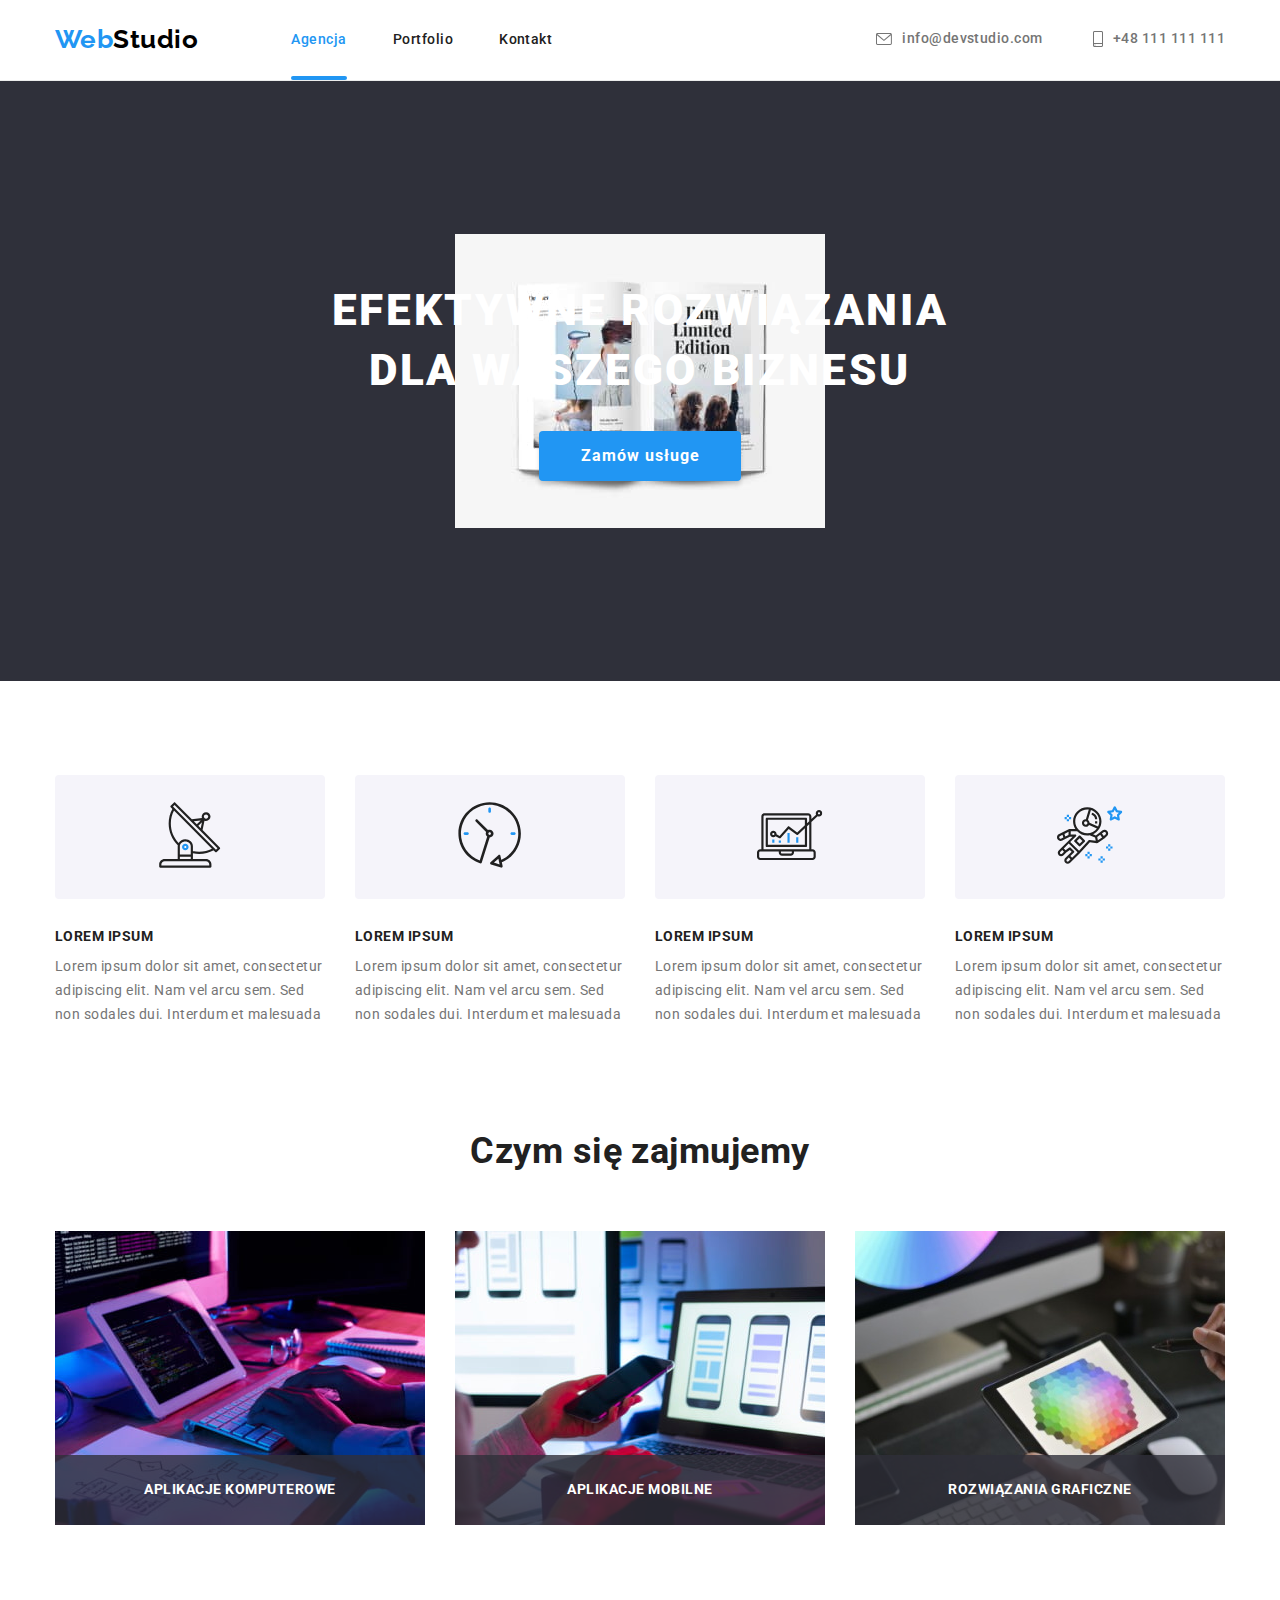
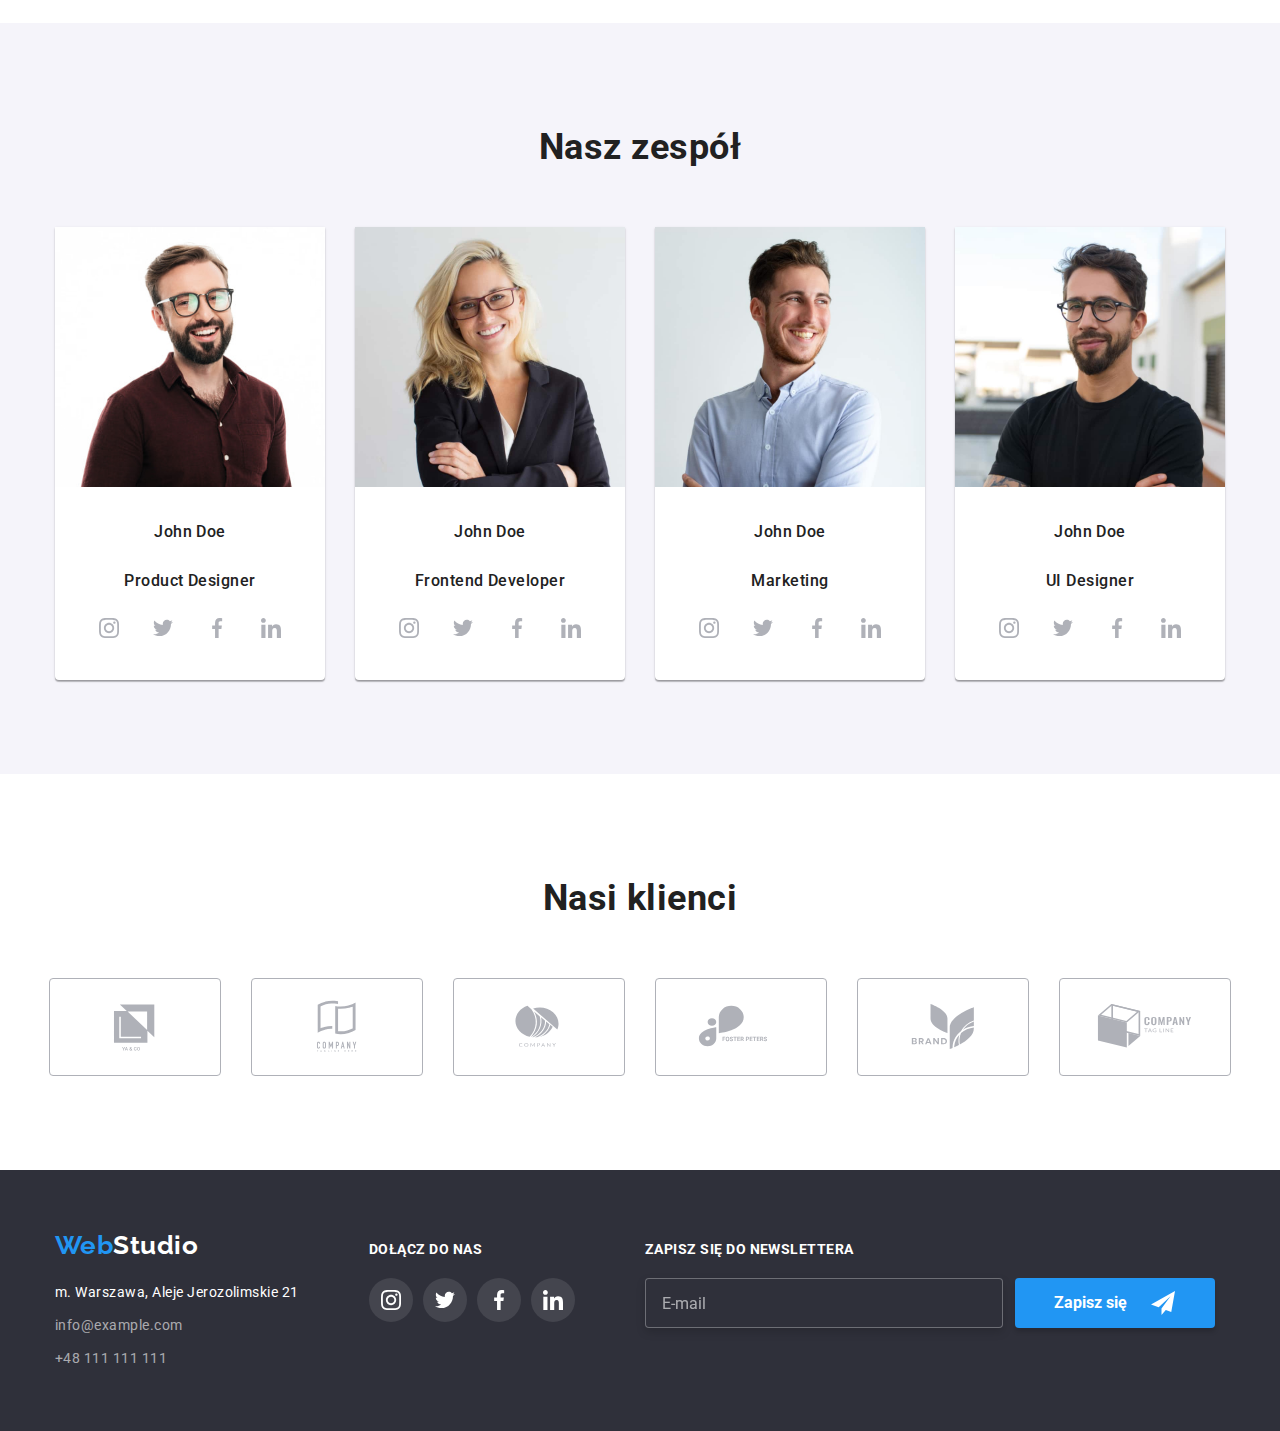
<file: index.html>
<!DOCTYPE html>
<html lang="pl">
  <head>
    <meta charset="UTF-8" />
    <meta http-equiv="X-UA-Compatible" content="IE=edge" />
    <meta name="viewport" content="width=device-width, initial-scale=1.0" />
    <title>WebStudio</title>
    <link
      href="https://fonts.googleapis.com/css2?family=Raleway:wght@700&family=Roboto:wght@400;500;700;900&display=swap"
      rel="stylesheet"
    />
    <link
      rel="stylesheet"
      href="https://cdnjs.cloudflare.com/ajax/libs/modern-normalize/1.1.0/modern-normalize.min.css"
    />
    <link rel="stylesheet" href="./css/main.min.css" />
  </head>

  <body>
    <header class="header">
      <div class="container header__wrapper">
        <nav class="menu">
          <a class="menu__logo" href="./index.html"
            >Web<span class="menu__logo--top">Studio</span></a
          >
          <ul class="navigation">
            <li>
              <a class="navigation__element navigation__element-active" href="./index.html"
                >Agencja</a
              >
            </li>
            <li>
              <a class="navigation__element" href="./portfolio.html">Portfolio</a>
            </li>
            <li><a class="navigation__element" href="#">Kontakt</a></li>
          </ul>
        </nav>
        <ul class="contacts">
          <li>
            <a class="contacts__link" href="mailto:info@devstudio.com">
              <svg width="16px" height="12px">
                <use href="./images/icons.svg#icon-envelope"></use>
              </svg>
              info@devstudio.com
            </a>
          </li>
          <li>
            <a class="contacts__link" href="tel:+48111111111">
              <svg width="10px" height="16px">
                <use href="./images/icons.svg#icon-smartphone"></use>
              </svg>
              +48 111 111 111
            </a>
          </li>
        </ul>
      </div>
    </header>
    <main>
      <section class="section hero">
        <div class="container">
          <h1 class="hero__slogan">EFEKTYWNE ROZWIĄZANIA DLA WASZEGO BIZNESU</h1>
          <button class="hero__button" type="button" data-modal-open>Zamów usługe</button>
        </div>
      </section>
      <section class="section">
        <div class="container">
          <ul class="lorem">
            <li>
              <div class="lorem__icon">
                <svg width="65.32px" height="70px">
                  <use href="./images/icons.svg#icon-antenna1"></use>
                </svg>
              </div>
              <h3 class="lorem__title">LOREM IPSUM</h3>
              <p class="lorem__description">
                Lorem ipsum dolor sit amet, consectetur adipiscing elit. Nam vel arcu sem. Sed non
                sodales dui. Interdum et malesuada
              </p>
            </li>
            <li>
              <div class="lorem__icon">
                <svg width="65.32px" height="70px">
                  <use href="./images/icons.svg#icon-clock1"></use>
                </svg>
              </div>
              <h3 class="lorem__title">LOREM IPSUM</h3>
              <p class="lorem__description">
                Lorem ipsum dolor sit amet, consectetur adipiscing elit. Nam vel arcu sem. Sed non
                sodales dui. Interdum et malesuada
              </p>
            </li>
            <li>
              <div class="lorem__icon">
                <svg width="65.32px" height="70px">
                  <use href="./images/icons.svg#icon-diagram1"></use>
                </svg>
              </div>
              <h3 class="lorem__title">LOREM IPSUM</h3>
              <p class="lorem__description">
                Lorem ipsum dolor sit amet, consectetur adipiscing elit. Nam vel arcu sem. Sed non
                sodales dui. Interdum et malesuada
              </p>
            </li>
            <li>
              <div class="lorem__icon">
                <svg width="65.32px" height="70px">
                  <use href="./images/icons.svg#icon-astronaut1"></use>
                </svg>
              </div>
              <h3 class="lorem__title">LOREM IPSUM</h3>
              <p class="lorem__description">
                Lorem ipsum dolor sit amet, consectetur adipiscing elit. Nam vel arcu sem. Sed non
                sodales dui. Interdum et malesuada
              </p>
            </li>
          </ul>
        </div>
      </section>
      <section class="section duties">
        <div class="container">
          <h2 class="duties__title">Czym się zajmujemy</h2>
          <ul class="duties__list">
            <li>
              <div class="duties__list-img">
                <img src="./images/programming.jpg" alt="Programowanie" width="370" height="294" />
                <figcaption class="duties__list-img-title">APLIKACJE KOMPUTEROWE</figcaption>
              </div>
            </li>
            <li>
              <div class="duties__list-img">
                <img
                  src="./images/smartphone.jpg"
                  alt="Aplikacje mobilne"
                  width="370"
                  height="294"
                />
                <figcaption class="duties__list-img-title">APLIKACJE MOBILNE</figcaption>
              </div>
            </li>
            <li>
              <div class="duties__list-img">
                <img src="./images/tablet.jpg" alt="Projektowanie stron" width="370" height="294" />
                <figcaption class="duties__list-img-title">ROZWIĄZANIA GRAFICZNE</figcaption>
              </div>
            </li>
          </ul>
        </div>
      </section>
      <section class="section team">
        <div class="container">
          <h2 class="team__title">Nasz zespół</h2>
          <ul class="team__list">
            <li class="team__list-employee">
              <img src="./images/designer.jpg" alt="Product Designer" width="270" height="260" />
              <h3 class="team__list-employee-name">John Doe</h3>
              <p class="team__list-employee-name team__list-employee-job">Product Designer</p>
              <ul class="team__socials">
                <li>
                  <a class="team__socials-link" href="#">
                    <svg width="20px" height="20px">
                      <use href="./images/icons.svg#icon-instagram2"></use>
                    </svg>
                  </a>
                </li>
                <li>
                  <a class="team__socials-link" href="#">
                    <svg width="20px" height="20px">
                      <use href="./images/icons.svg#icon-twitter1"></use>
                    </svg>
                  </a>
                </li>
                <li>
                  <a class="team__socials-link" href="#">
                    <svg width="20px" height="20px">
                      <use href="./images/icons.svg#icon-facebook1"></use>
                    </svg>
                  </a>
                </li>
                <li>
                  <a class="team__socials-link" href="#">
                    <svg width="20px" height="20px">
                      <use href="./images/icons.svg#icon-linkedin1"></use>
                    </svg>
                  </a>
                </li>
              </ul>
            </li>
            <li class="team__list-employee">
              <img src="./images/frontend.jpg" alt="Frontend Developer" width="270" height="260" />
              <h3 class="team__list-employee-name">John Doe</h3>
              <p class="team__list-employee-name team__list-employee-job">Frontend Developer</p>
              <ul class="team__socials">
                <li>
                  <a class="team__socials-link" href="#">
                    <svg width="20px" height="20px">
                      <use href="./images/icons.svg#icon-instagram2"></use>
                    </svg>
                  </a>
                </li>
                <li>
                  <a class="team__socials-link" href="#">
                    <svg width="20px" height="20px">
                      <use href="./images/icons.svg#icon-twitter1"></use>
                    </svg>
                  </a>
                </li>
                <li>
                  <a class="team__socials-link" href="#">
                    <svg width="20px" height="20px">
                      <use href="./images/icons.svg#icon-facebook1"></use>
                    </svg>
                  </a>
                </li>
                <li>
                  <a class="team__socials-link" href="#">
                    <svg width="20px" height="20px">
                      <use href="./images/icons.svg#icon-linkedin1"></use>
                    </svg>
                  </a>
                </li>
              </ul>
            </li>
            <li class="team__list-employee">
              <img src="./images/marketing.jpg" alt="Marketing" width="270" height="260" />
              <h3 class="team__list-employee-name">John Doe</h3>
              <p class="team__list-employee-name team__list-employee-job">Marketing</p>
              <ul class="team__socials">
                <li>
                  <a class="team__socials-link" href="#">
                    <svg width="20px" height="20px">
                      <use href="./images/icons.svg#icon-instagram2"></use>
                    </svg>
                  </a>
                </li>
                <li>
                  <a class="team__socials-link" href="#">
                    <svg width="20px" height="20px">
                      <use href="./images/icons.svg#icon-twitter1"></use>
                    </svg>
                  </a>
                </li>
                <li>
                  <a class="team__socials-link" href="#">
                    <svg width="20px" height="20px">
                      <use href="./images/icons.svg#icon-facebook1"></use>
                    </svg>
                  </a>
                </li>
                <li>
                  <a class="team__socials-link" href="#">
                    <svg width="20px" height="20px">
                      <use href="./images/icons.svg#icon-linkedin1"></use>
                    </svg>
                  </a>
                </li>
              </ul>
            </li>
            <li class="team__list-employee">
              <img src="./images/ui.jpg" alt="UI Designer width=" 270" height="260" />
              <h3 class="team__list-employee-name">John Doe</h3>
              <p class="team__list-employee-name team__list-employee-job">UI Designer</p>
              <ul class="team__socials">
                <li>
                  <a class="team__socials-link" href="#">
                    <svg width="20px" height="20px">
                      <use href="./images/icons.svg#icon-instagram2"></use>
                    </svg>
                  </a>
                </li>
                <li>
                  <a class="team__socials-link" href="#">
                    <svg width="20px" height="20px">
                      <use href="./images/icons.svg#icon-twitter1"></use>
                    </svg>
                  </a>
                </li>
                <li>
                  <a class="team__socials-link" href="#">
                    <svg width="20px" height="20px">
                      <use href="./images/icons.svg#icon-facebook1"></use>
                    </svg>
                  </a>
                </li>
                <li>
                  <a class="team__socials-link" href="#">
                    <svg width="20px" height="20px">
                      <use href="./images/icons.svg#icon-linkedin1"></use>
                    </svg>
                  </a>
                </li>
              </ul>
            </li>
          </ul>
        </div>
      </section>
      <section class="section">
        <div class="container">
          <h2 class="customers">Nasi klienci</h2>
          <ul class="customers__list">
            <li class="customers__logo" tabindex="0">
              <svg width="106px" height="60px">
                <use href="./images/icons.svg#icon-logo1"></use>
              </svg>
            </li>
            <li class="customers__logo" tabindex="0">
              <svg width="106px" height="60px">
                <use href="./images/icons.svg#icon-logo2"></use>
              </svg>
            </li>
            <li class="customers__logo" tabindex="0">
              <svg width="106px" height="60px">
                <use href="./images/icons.svg#icon-logo3"></use>
              </svg>
            </li>
            <li class="customers__logo" tabindex="0">
              <svg width="106px" height="60px">
                <use href="./images/icons.svg#icon-logo4"></use>
              </svg>
            </li>
            <li class="customers__logo" tabindex="0">
              <svg width="106px" height="60px">
                <use href="./images/icons.svg#icon-logo5"></use>
              </svg>
            </li>
            <li class="customers__logo" tabindex="0">
              <svg width="106px" height="60px">
                <use href="./images/icons.svg#icon-logo6"></use>
              </svg>
            </li>
          </ul>
        </div>
      </section>
    </main>
    <footer class="footer">
      <div class="container footer__wrapper">
        <div>
          <a class="menu__logo" href="./index.html"
            >Web<span class="menu__logo--bottom">Studio</span></a
          >
          <address>
            <ul class="footer__list">
              <li>m. Warszawa, Aleje Jerozolimskie 21</li>
              <li>
                <a class="footer__link" href="mailto:info@example.com">info@example.com</a>
              </li>
              <li>
                <a class="footer__link" href="tel:+48111111111">+48 111 111 111</a>
              </li>
            </ul>
          </address>
        </div>
        <div class="footer__socials">
          <h3 class="footer__socials-title">DOŁĄCZ DO NAS</h3>
          <ul class="footer__socials-list">
            <li>
              <a class="footer__socials-icon" href="#">
                <svg width="20px" height="20px">
                  <use href="./images/icons.svg#icon-instagram2"></use>
                </svg>
              </a>
            </li>
            <li>
              <a class="footer__socials-icon" href="#">
                <svg width="20px" height="20px">
                  <use href="./images/icons.svg#icon-twitter1"></use>
                </svg>
              </a>
            </li>
            <li>
              <a class="footer__socials-icon" href="#">
                <svg width="20px" height="20px">
                  <use href="./images/icons.svg#icon-facebook1"></use>
                </svg>
              </a>
            </li>
            <li>
              <a class="footer__socials-icon" href="#">
                <svg width="20px" height="20px">
                  <use href="./images/icons.svg#icon-linkedin1"></use>
                </svg>
              </a>
            </li>
          </ul>
        </div>
        <div>
          <form class="newsletter">
            <label>
              <p class="newsletter__title">ZAPISZ SIĘ DO NEWSLETTERA</p>
              <input class="newsletter__textarea" type="email" name="email" placeholder="E-mail" />
            </label>
            <button class="newsletter__submit-btn" type="submit">
              Zapisz się
              <svg width="24px" heigth="24px">
                <use class="newsletter__btn-icon" href="./images/icons.svg#icon-send"></use>
              </svg>
            </button>
          </form>
        </div>
      </div>
    </footer>

    <div class="backdrop is-hidden" data-modal>
      <div class="modal">
        <button class="modal__close-btn" type="button" data-modal-close>X</button>

        <form>
          <p class="modal__form-title">Zostaw swoje dane w formularzu poniżej</p>
          <label>
            <p class="modal__label-title">Imie</p>
            <div class="modal__user">
              <input class="modal__field" type="text" name="username" />
              <svg class="modal__icon" width="18px" height="18px">
                <use href="./images/icons.svg#icon-modal-person"></use>
              </svg>
            </div>
          </label>

          <label>
            <p class="modal__label-title">Telefon</p>
            <div class="modal__user">
              <input class="modal__field" type="tel" name="phone" />
              <svg class="modal__icon" width="18px" height="18px">
                <use href="./images/icons.svg#icon-modal-phone"></use>
              </svg>
            </div>
          </label>

          <label>
            <p class="modal__label-title">Email</p>
            <div class="modal__user">
              <input class="modal__field" type="email" name="email" />
              <svg class="modal__icon" width="18px" height="18px">
                <use href="./images/icons.svg#icon-modal-email"></use>
              </svg>
            </div>
          </label>

          <label>
            <p class="modal__label-title">Komentarz</p>
            <div class="modal__user">
              <textarea
                class="modal__feedback"
                type="text"
                name="feedback"
                placeholder="Wprowadź tekst"
              ></textarea>
            </div>
          </label>

          <label class="modal__checkbox">
            <input class="modal__checkbox-hidden" type="checkbox" />
            <div class="modal__checkbox-custom">
              <svg class="modal__checkbox-img" width="16px" height="15px">
                <use href="./images/icons.svg#icon-check"></use>
              </svg>
            </div>
            <span class="modal__agreement"
              >Oświadczam iż akceptuję <a class="modal__link" href="#">Regulamin</a> i
              <a class="modal__link" href="#">Politykę Prywatności</a>.</span
            >
          </label>

          <button class="modal__submit-btn" type="submit">Wyślij</button>
        </form>
      </div>
    </div>
    <script src="./js/modal.js"></script>
  </body>
</html>
</file>
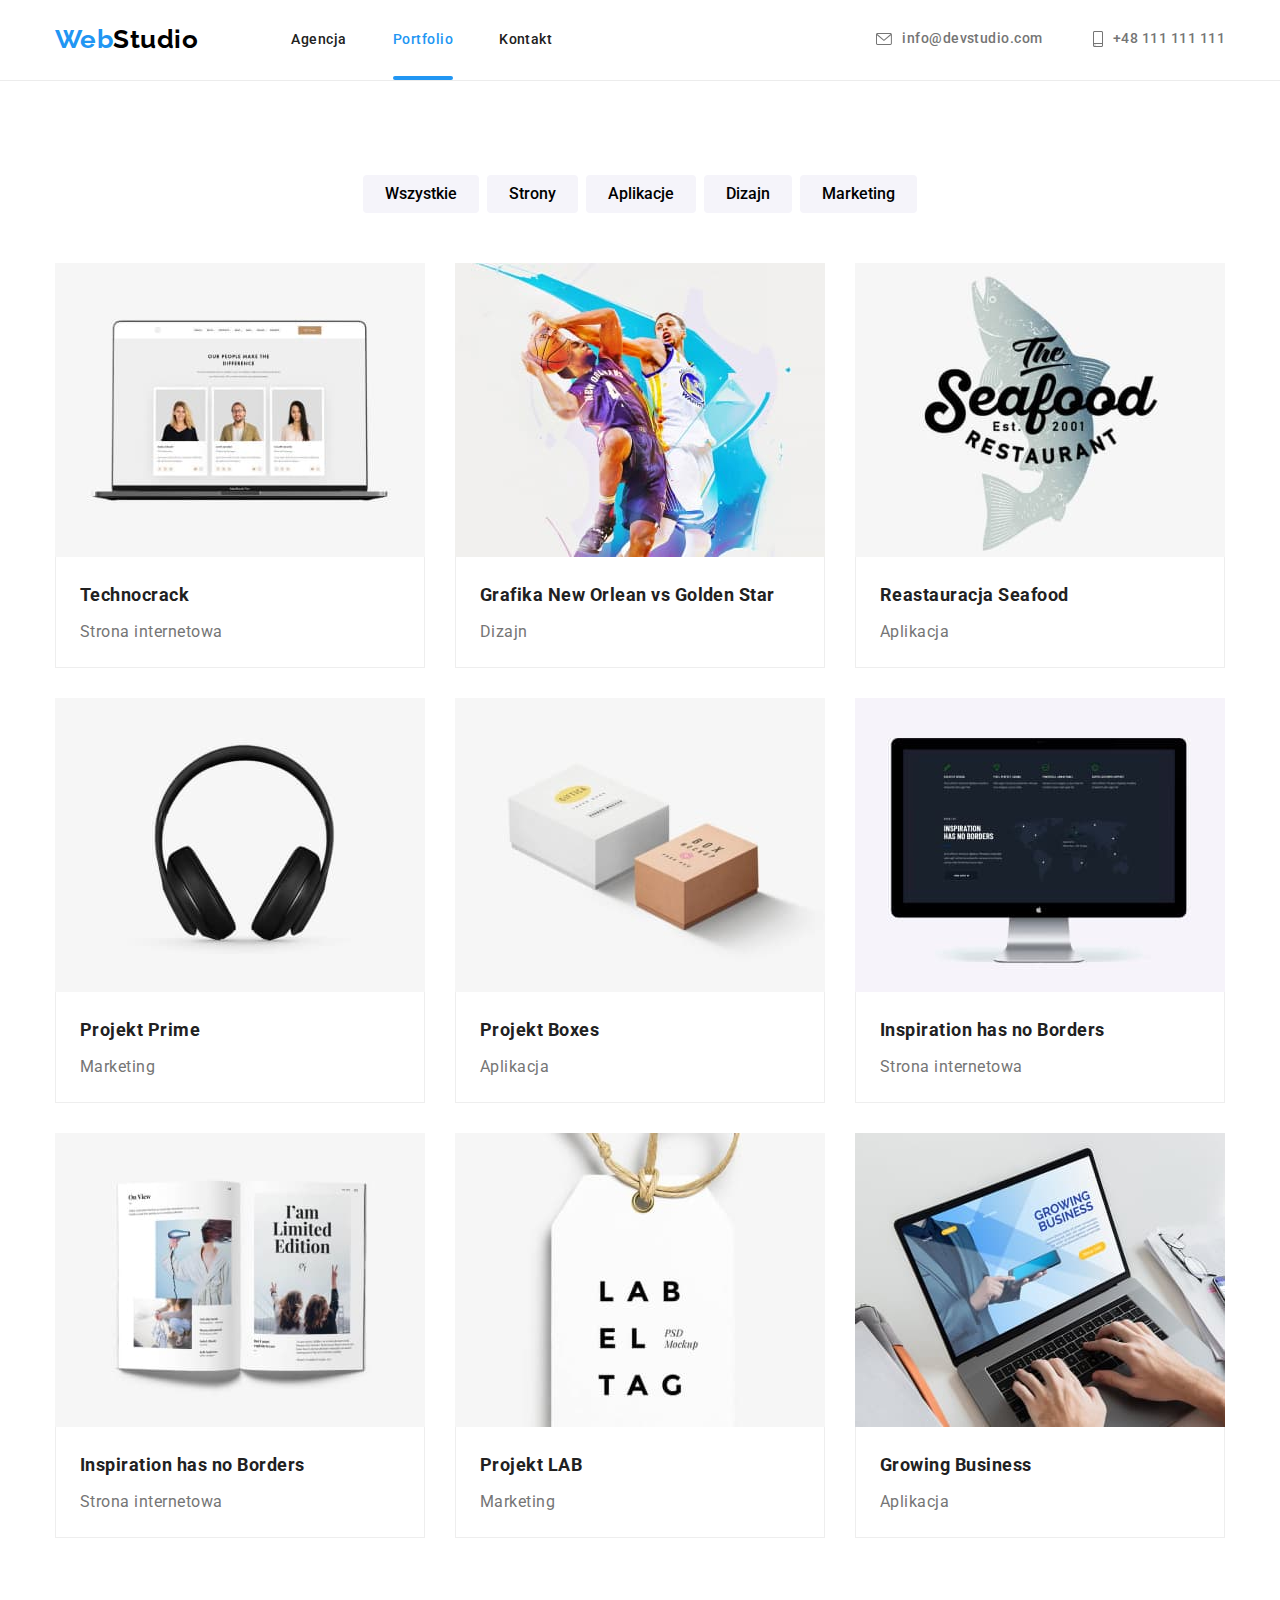
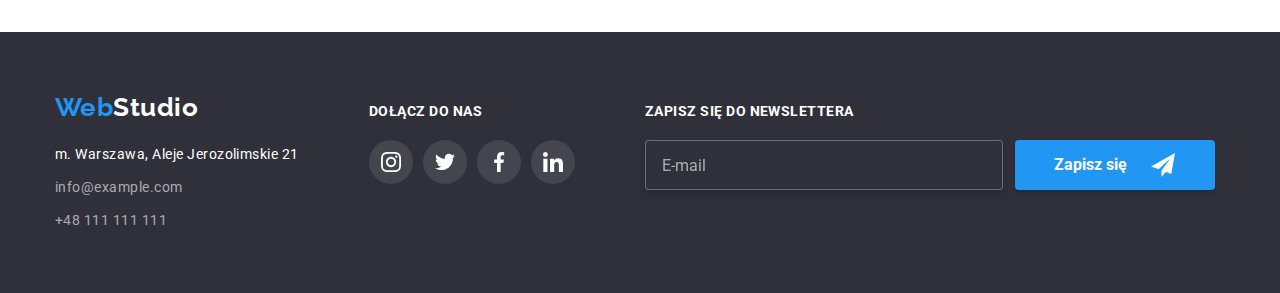
<file: portfolio.html>
<!DOCTYPE html>
<html lang="pl">

<head>
  <meta charset="UTF-8" />
  <meta http-equiv="X-UA-Compatible" content="IE=edge" />
  <meta name="viewport" content="width=device-width, initial-scale=1.0" />
  <title>Portfolio</title>
  <link href="https://fonts.googleapis.com/css2?family=Raleway:wght@700&family=Roboto:wght@400;500;700;900&display=swap"
    rel="stylesheet" />
  <link rel="stylesheet"
    href="https://cdnjs.cloudflare.com/ajax/libs/modern-normalize/1.1.0/modern-normalize.min.css" />
  <link rel="stylesheet" href="./css/main.min.css" />
</head>

<body>
  <header class="header">
    <div class="container header__wrapper">
      <nav class="menu">
        <a class="menu__logo" href="./index.html"
          >Web<span class="menu__logo--top">Studio</span></a
        >
        <ul class="navigation">
          <li>
            <a class="navigation__element" href="./index.html"
              >Agencja</a
            >
          </li>
          <li>
            <a class="navigation__element navigation__element-active" href="./portfolio.html">Portfolio</a>
          </li>
          <li><a class="navigation__element" href="#">Kontakt</a></li>
        </ul>
      </nav>
      <ul class="contacts">
        <li>
          <a class="contacts__link" href="mailto:info@devstudio.com">
            <svg width="16px" height="12px">
              <use href="./images/icons.svg#icon-envelope"></use>
            </svg>
            info@devstudio.com
          </a>
        </li>
        <li>
          <a class="contacts__link" href="tel:+48111111111">
            <svg width="10px" height="16px">
              <use href="./images/icons.svg#icon-smartphone"></use>
            </svg>
            +48 111 111 111
          </a>
        </li>
      </ul>
    </div>
  </header>
  <main>
    <section class="section">
      <div class="container">
        <ul class="category">
          <li><button class="category__btn" type="button">Wszystkie</button></li>
          <li><button class="category__btn" type="button">Strony</button></li>
          <li><button class="category__btn" type="button">Aplikacje</button></li>
          <li><button class="category__btn" type="button">Dizajn</button></li>
          <li><button class="category__btn" type="button">Marketing</button></li>
        </ul>
      </div>
      <div class="container">
        <ul class="grid">
          <li class="grid__examples" tabindex="0">
            <div class="grid__box">
              <img class="grid__img" src="./images/website.jpg" alt="Strona internetowa" width="370" height="294" />
              <div class="grid__overlay-box">
                <p class="grid__overlay-content">Technocrack jest popularną platformą wykorzystywaną do rozpowszechniania
                  koronawirusa. Firmy
                  wykorzystują tę platformę do celów szpiegowskich i ataków na niezabezpieczone serwery konkurencji.
                </p>
              </div>
            </div>
            <div class="grid__description">
              <h3 class="grid__name">Technocrack</h3>
              <p class="grid__type">Strona internetowa</p>
            </div>
          </li>
          <li class="grid__examples" tabindex="0">
            <div class="grid__box">
              <img class="grid__img" src="./images/basketball.jpg" alt="Grafika" width="370" height="294" />
              <div class="grid__overlay-box">
                <p class="grid__overlay-content">Technocrack jest popularną platformą wykorzystywaną do rozpowszechniania
                  koronawirusa. Firmy
                  wykorzystują tę platformę do celów szpiegowskich i ataków na niezabezpieczone serwery konkurencji.
                </p>
              </div>
            </div>
            <div class="grid__description">
              <h3 class="grid__name">Grafika New Orlean vs Golden Star</h3>
              <p class="grid__type">Dizajn</p>
            </div>
          </li>
          <li class="grid__examples" tabindex="0">
            <div class="grid__box">
              <img class="grid__img" src="./images/seafood.jpg" alt="Logo restauracji" width="370" height="294" />
              <div class="grid__overlay-box">
                <p class="grid__overlay-content">Technocrack jest popularną platformą wykorzystywaną do rozpowszechniania
                  koronawirusa. Firmy
                  wykorzystują tę platformę do celów szpiegowskich i ataków na niezabezpieczone serwery konkurencji.
                </p>
              </div>
            </div>
            <div class="grid__description">
              <h3 class="grid__name">Reastauracja Seafood</h3>
              <p class="grid__type">Aplikacja</p>
            </div>
          </li>
          <li class="grid__examples" tabindex="0">
            <div class="grid__box">
              <img class="grid__img" src="./images/headphones.jpg" alt="Słuchawki" width="370" height="294" />
              <div class="grid__overlay-box">
                <p class="grid__overlay-content">Technocrack jest popularną platformą wykorzystywaną do rozpowszechniania
                  koronawirusa. Firmy
                  wykorzystują tę platformę do celów szpiegowskich i ataków na niezabezpieczone serwery konkurencji.
                </p>
              </div>
            </div>
            <div class="grid__description">
              <h3 class="grid__name">Projekt Prime</h3>
              <p class="grid__type">Marketing</p>
            </div>
          </li>
          <li class="grid__examples" tabindex="0">
            <div class="grid__box">
              <img class="grid__img" src="./images/boxes.jpg" alt="Pudełka" width="370" height="294" />
              <div class="grid__overlay-box">
                <p class="grid__overlay-content">Technocrack jest popularną platformą wykorzystywaną do rozpowszechniania
                  koronawirusa. Firmy
                  wykorzystują tę platformę do celów szpiegowskich i ataków na niezabezpieczone serwery konkurencji.
                </p>
              </div>
            </div>
            <div class="grid__description">
              <h3 class="grid__name">Projekt Boxes</h3>
              <p class="grid__type">Aplikacja</p>
            </div>
          </li>
          <li class="grid__examples" tabindex="0">
            <div class="grid__box">
              <img class="grid__img" src="./images/screen.jpg" alt="Ekran monitora" width="370" height="294" />
              <div class="grid__overlay-box">
                <p class="grid__overlay-content">Technocrack jest popularną platformą wykorzystywaną do rozpowszechniania
                  koronawirusa. Firmy
                  wykorzystują tę platformę do celów szpiegowskich i ataków na niezabezpieczone serwery konkurencji.
                </p>
              </div>
            </div>
            <div class="grid__description">
              <h3 class="grid__name">Inspiration has no Borders</h3>
              <p class="grid__type">Strona internetowa</p>
            </div>
          </li>
          <li class="grid__examples" tabindex="0">
            <div class="grid__box">
              <img class="grid__img" src="./images/book.jpg" alt="Czasopismo" width="370" height="294" />
              <div class="grid__overlay-box">
                <p class="grid__overlay-content">Technocrack jest popularną platformą wykorzystywaną do rozpowszechniania
                  koronawirusa. Firmy
                  wykorzystują tę platformę do celów szpiegowskich i ataków na niezabezpieczone serwery konkurencji.
                </p>
              </div>
            </div>
            <div class="grid__description">
              <h3 class="grid__name">Inspiration has no Borders</h3>
              <p class="grid__type">Strona internetowa</p>
            </div>
          </li>
          <li class="grid__examples">
            <div class="grid__box">
              <img class="grid__img" src="./images/label.jpg" alt="Zawieszka" width="370" height="294" />
              <div class="grid__overlay-box">
                <p class="grid__overlay-content">Technocrack jest popularną platformą wykorzystywaną do rozpowszechniania
                  koronawirusa. Firmy
                  wykorzystują tę platformę do celów szpiegowskich i ataków na niezabezpieczone serwery konkurencji.
                </p>
              </div>
            </div>
            <div class="grid__description">
              <h3 class="grid__name">Projekt LAB</h3>
              <p class="grid__type">Marketing</p>
            </div>
          </li>
          <li class="grid__examples">
            <div class="grid__box">
              <img class="grid__img" src="./images/notebook.jpg" alt="Laptop" width="370" height="294" />
              <div class="grid__overlay-box">
                <p class="grid__overlay-content">Technocrack jest popularną platformą wykorzystywaną do rozpowszechniania
                  koronawirusa. Firmy
                  wykorzystują tę platformę do celów szpiegowskich i ataków na niezabezpieczone serwery konkurencji.
                </p>
              </div>
            </div>
            <div class="grid__description">
              <h3 class="grid__name">Growing Business</h3>
              <p class="grid__type">Aplikacja</p>
            </div>
          </li>
      </div>
    </section>
  </main>
  <footer class="footer">
    <div class="container footer__wrapper">
      <div>
        <a class="menu__logo" href="./index.html"
          >Web<span class="menu__logo--bottom">Studio</span></a
        >
        <address>
          <ul class="footer__list">
            <li>m. Warszawa, Aleje Jerozolimskie 21</li>
            <li>
              <a class="footer__link" href="mailto:info@example.com">info@example.com</a>
            </li>
            <li>
              <a class="footer__link" href="tel:+48111111111">+48 111 111 111</a>
            </li>
          </ul>
        </address>
      </div>
      <div class="footer__socials">
        <h3 class="footer__socials-title">DOŁĄCZ DO NAS</h3>
        <ul class="footer__socials-list">
          <li>
            <a class="footer__socials-icon" href="#">
              <svg width="20px" height="20px">
                <use href="./images/icons.svg#icon-instagram2"></use>
              </svg>
            </a>
          </li>
          <li>
            <a class="footer__socials-icon" href="#">
              <svg width="20px" height="20px">
                <use href="./images/icons.svg#icon-twitter1"></use>
              </svg>
            </a>
          </li>
          <li>
            <a class="footer__socials-icon" href="#">
              <svg width="20px" height="20px">
                <use href="./images/icons.svg#icon-facebook1"></use>
              </svg>
            </a>
          </li>
          <li>
            <a class="footer__socials-icon" href="#">
              <svg width="20px" height="20px">
                <use href="./images/icons.svg#icon-linkedin1"></use>
              </svg>
            </a>
          </li>
        </ul>
      </div>
      <div>
        <form class="newsletter">
          <label>
            <p class="newsletter__title">ZAPISZ SIĘ DO NEWSLETTERA</p>
            <input class="newsletter__textarea" type="email" name="email" placeholder="E-mail" />
          </label>
          <button class="newsletter__submit-btn" type="submit">
            Zapisz się
            <svg width="24px" heigth="24px">
              <use class="newsletter__btn-icon" href="./images/icons.svg#icon-send"></use>
            </svg>
          </button>
        </form>
      </div>
    </div>
  </footer>
</body>

</html>
</file>
<file: css/main.min.css>
*{margin:0;padding:0}*{outline:none}ul{list-style:none}a{text-decoration:none}button{cursor:pointer}body{font-family:"Roboto",sans-serif;color:#212121;letter-spacing:.03em}.contacts{display:-webkit-box;display:-ms-flexbox;display:flex;gap:50px;-webkit-box-align:center;-ms-flex-align:center;align-items:center}.contacts__link{display:-webkit-box;display:-ms-flexbox;display:flex;-webkit-box-align:center;-ms-flex-align:center;align-items:center;gap:10px;color:#757575;font-size:14px;line-height:1.14;font-weight:500;fill:currentColor;-webkit-transition-duration:250ms;transition-duration:250ms;-webkit-transition-timing-function:cubic-bezier(0.4, 0, 0.2, 1);transition-timing-function:cubic-bezier(0.4, 0, 0.2, 1)}.contacts__link:is(:hover,:focus){color:#2196f3}.header{padding:24px 0px 25px;border-bottom:1px solid #ececec}.header__wrapper{display:-webkit-box;display:-ms-flexbox;display:flex;-webkit-box-pack:justify;-ms-flex-pack:justify;justify-content:space-between}.menu{background-color:#fff;display:-webkit-box;display:-ms-flexbox;display:flex;gap:93px;-webkit-box-align:center;-ms-flex-align:center;align-items:center}.menu__logo{font-family:"Raleway";font-weight:700;font-size:26px;line-height:1.19;color:#2196f3}.menu__logo--top{color:#000}.menu__logo--bottom{color:#fff}.navigation{display:-webkit-box;display:-ms-flexbox;display:flex;gap:46px}.navigation__element{color:#212121;font-weight:500;line-height:1.14;font-size:14px;-webkit-transition-duration:250ms;transition-duration:250ms;-webkit-transition-timing-function:cubic-bezier(0.4, 0, 0.2, 1);transition-timing-function:cubic-bezier(0.4, 0, 0.2, 1)}.navigation__element::after{color:#2196f3}.navigation__element-active{position:relative;color:#2196f3}.navigation__element-active::after{content:"";position:absolute;background-color:#2196f3;border-radius:2px;width:100%;height:4px;top:45px;display:block}.navigation__element:is(:hover,:focus){color:#2196f3}.container{max-width:1200px;width:100%;margin:0 auto;padding:0 15px}.section{padding:94px 0}.hero{background-color:#2f303a;text-align:center;background-image:url(../images/book.jpg),-webkit-gradient(linear, left bottom, left top, from(rgba(47, 48, 58, 0.4)), to(rgba(47, 48, 58, 0.4)));background-image:url(../images/book.jpg),linear-gradient(to top, rgba(47, 48, 58, 0.4), rgba(47, 48, 58, 0.4));background-repeat:no-repeat;background-position:50% 50%}.hero__slogan{font-weight:900;font-size:44px;line-height:1.36;text-align:center;letter-spacing:.06em;color:#fff;margin:106px 252px 30px 252px}.hero__button{font-family:"Roboto",sans-serif;font-size:16px;font-weight:700;line-height:1.88;color:#fff;letter-spacing:.06em;background:#2196f3;-webkit-box-shadow:0px 4px 4px rgba(0,0,0,.15);box-shadow:0px 4px 4px rgba(0,0,0,.15);border-radius:4px;border:none;margin-bottom:106px;padding:10px 41px 10px 42px}.lorem{display:-webkit-box;display:-ms-flexbox;display:flex;gap:30px}.lorem__icon{border:none;background-color:#f5f4fa;border-radius:4px;padding:25px 102.34px;margin-bottom:30px}.lorem__title{font-weight:700;font-size:14px;line-height:1.14;color:#212121;margin-bottom:10px}.lorem__description{font-style:normal;font-size:14px;line-height:1.71;color:#757575}.duties{margin-top:-94px}.duties__title{font-weight:700;font-size:36px;line-height:1.67;text-align:center;color:#212121;margin-bottom:50px}.duties__list{display:-webkit-box;display:-ms-flexbox;display:flex;-webkit-box-pack:center;-ms-flex-pack:center;justify-content:center;gap:30px}.duties__list-img{position:relative;display:-webkit-inline-box;display:-ms-inline-flexbox;display:inline-flex}.duties__list-img-title{position:absolute;left:0;right:0;bottom:0;background-color:rgba(47,48,58,.8);padding:27px;text-align:center;font:"Roboto",sans-serif;font-weight:700;color:#fff;font-size:14px;line-height:1.14}.team{background-color:#f5f4fa}.team__title{font-weight:700;font-size:36px;line-height:1.67;text-align:center;color:#212121;margin-bottom:50px}.team__list{display:-webkit-box;display:-ms-flexbox;display:flex;-webkit-box-pack:center;-ms-flex-pack:center;justify-content:center;gap:30px}.team__list-employee{background-color:#fff;-webkit-box-shadow:0px 1px 3px rgba(0,0,0,.12),0px 1px 1px rgba(0,0,0,.14),0px 2px 1px rgba(0,0,0,.2);box-shadow:0px 1px 3px rgba(0,0,0,.12),0px 1px 1px rgba(0,0,0,.14),0px 2px 1px rgba(0,0,0,.2);border-radius:0px 0px 4px 4px;width:270px}.team__list-employee-name{font-size:16px;font-weight:500;line-height:1.1875;text-align:center;color:#212121;margin-top:30px}.team__list_employee-job{text-align:center;line-height:1.1875;color:#757575;margin-top:10px}.team__socials{display:-webkit-box;display:-ms-flexbox;display:flex;gap:10px;-webkit-box-pack:center;-ms-flex-pack:center;justify-content:center;padding:16px 32px 30px}.team__socials-link{display:-webkit-box;display:-ms-flexbox;display:flex;-webkit-box-align:center;-ms-flex-align:center;align-items:center;-webkit-box-pack:center;-ms-flex-pack:center;justify-content:center;fill:#afb1b8;padding:12px;border-radius:50%;-webkit-transition-duration:250ms;transition-duration:250ms;-webkit-transition-timing-function:cubic-bezier(0.4, 0, 0.2, 1);transition-timing-function:cubic-bezier(0.4, 0, 0.2, 1)}.team__socials-link:is(:hover,:focus){fill:#fff;background-color:#2196f3}.customers{font-weight:700;font-size:36px;line-height:1.67;text-align:center;color:#212121;margin-bottom:50px}.customers__list{display:-webkit-box;display:-ms-flexbox;display:flex;-webkit-box-pack:center;-ms-flex-pack:center;justify-content:center;gap:30px}.customers__logo{fill:#afb1b8;-webkit-box-sizing:border-box;box-sizing:border-box;border:1px solid #afb1b8;border-radius:4px;padding:17.71px 32px 14.25px 32px;-webkit-transition-duration:250ms;transition-duration:250ms;-webkit-transition-timing-function:cubic-bezier(0.4, 0, 0.2, 1);transition-timing-function:cubic-bezier(0.4, 0, 0.2, 1)}.customers__logo:is(:hover,:focus){cursor:pointer;fill:#2196f3;border-color:#2196f3}.footer{color:#757575;padding:60px 0;background-color:#2f303a}.footer__wrapper{display:-webkit-box;display:-ms-flexbox;display:flex;gap:70px}.footer__list{font-size:14px;line-height:1.71;font-style:normal;color:#fff;display:-webkit-box;display:-ms-flexbox;display:flex;-webkit-box-orient:vertical;-webkit-box-direction:normal;-ms-flex-direction:column;flex-direction:column;gap:9px;margin-top:20px}.footer__link{color:rgba(255,255,255,.6);-webkit-transition-duration:250ms;transition-duration:250ms;-webkit-transition-timing-function:cubic-bezier(0.4, 0, 0.2, 1);transition-timing-function:cubic-bezier(0.4, 0, 0.2, 1)}.footer__link:is(:hover,:focus){color:#2196f3}.footer__socials{margin-top:12px}.footer__socials-title{font:"Roboto",sans-serif;font-weight:700;font-size:14px;line-height:1.14;color:#fff}.footer__socials-list{display:-webkit-box;display:-ms-flexbox;display:flex;gap:10px;-webkit-box-pack:center;-ms-flex-pack:center;justify-content:center;padding-top:20px}.footer__socials-icon{display:-webkit-box;display:-ms-flexbox;display:flex;-webkit-box-align:center;-ms-flex-align:center;align-items:center;-webkit-box-pack:center;-ms-flex-pack:center;justify-content:center;fill:#fff;background-color:rgba(255,255,255,.1);padding:12px;border-radius:50%;-webkit-transition-duration:250ms;transition-duration:250ms;-webkit-transition-timing-function:cubic-bezier(0.4, 0, 0.2, 1);transition-timing-function:cubic-bezier(0.4, 0, 0.2, 1)}.footer__socials-icon:is(:hover,:focus){background-color:#2196f3}.newsletter{display:-webkit-box;display:-ms-flexbox;display:flex;-webkit-box-pack:center;-ms-flex-pack:center;justify-content:center;-webkit-box-align:center;-ms-flex-align:center;align-items:center;margin-top:12px}.newsletter__title{font-family:"Roboto",sans-serif;font-size:14px;font-weight:700;line-height:1.14;color:#fff;padding-bottom:20px}.newsletter__textarea{width:358px;height:50px;border:1px solid rgba(255,255,255,.3);-webkit-filter:drop-shadow(0px 4px 4px rgba(0, 0, 0, 0.15));filter:drop-shadow(0px 4px 4px rgba(0, 0, 0, 0.15));border-radius:4px;background-color:#2f303a;padding-left:16px;color:rgba(255,255,255,.6)}.newsletter__textarea::-webkit-input-placeholder{font-family:"Roboto",sans-serif;font-size:16px;line-height:1.25;color:rgba(255,255,255,.6)}.newsletter__textarea::-moz-placeholder{font-family:"Roboto",sans-serif;font-size:16px;line-height:1.25;color:rgba(255,255,255,.6)}.newsletter__textarea:-ms-input-placeholder{font-family:"Roboto",sans-serif;font-size:16px;line-height:1.25;color:rgba(255,255,255,.6)}.newsletter__textarea::-ms-input-placeholder{font-family:"Roboto",sans-serif;font-size:16px;line-height:1.25;color:rgba(255,255,255,.6)}.newsletter__textarea::placeholder{font-family:"Roboto",sans-serif;font-size:16px;line-height:1.25;color:rgba(255,255,255,.6)}.newsletter__submit-btn{width:200px;height:50px;display:-webkit-box;display:-ms-flexbox;display:flex;-webkit-box-pack:center;-ms-flex-pack:center;justify-content:center;-webkit-box-align:center;-ms-flex-align:center;align-items:center;border:none;background-color:#2196f3;-webkit-box-shadow:0px 4px 4px rgba(0,0,0,.15);box-shadow:0px 4px 4px rgba(0,0,0,.15);border-radius:4px;margin-top:36px;margin-left:12px;gap:24px;font-family:"Roboto",sans-serif;font-weight:700;font-size:16px;line-height:1.88;color:#fff}.newsletter__btn-icon{fill:#fff}input:focus-within,textarea:focus-within,input:focus-within+svg{border-color:#2196f3;fill:#2196f3}.modal{width:528px;height:581px;background:#fff;border:1px solid rgba(0,0,0,.1);border-radius:4px;-webkit-transition-duration:750ms;transition-duration:750ms;-webkit-transform:translateY(0);transform:translateY(0);padding:40px}.modal__close-btn{position:absolute;top:8px;right:8px;width:30px;height:30px;background:#fff;border:1px solid rgba(0,0,0,.1);border-radius:50%;cursor:pointer}.modal__form-title{font-family:"Roboto",sans-serif;font-weight:700;font-size:20px;line-height:1.15;text-align:center;color:#212121;margin-bottom:12px}.modal__label-title{font-family:"Roboto",sans-serif;font-size:12px;line-height:1.67;letter-spacing:.01em;color:#757575;margin-bottom:4px}.modal__user{display:-webkit-box;display:-ms-flexbox;display:flex;position:relative}.modal__field{display:-webkit-inline-box;display:-ms-inline-flexbox;display:inline-flex;width:448px;height:40px;border:1px solid rgba(33,33,33,.2);border-radius:4px;padding-left:42px;margin-bottom:10px;-webkit-transition-duration:2s;transition-duration:2s;-webkit-transition-timing-function:cubic-bezier(0.4, 0, 0.2, 1);transition-timing-function:cubic-bezier(0.4, 0, 0.2, 1)}.modal__icon{position:absolute;fill:#212121;margin-left:12px;margin-top:14px;-webkit-transition-duration:250ms;transition-duration:250ms;-webkit-transition-timing-function:cubic-bezier(0.4, 0, 0.2, 1);transition-timing-function:cubic-bezier(0.4, 0, 0.2, 1)}.modal__feedback{width:448px;height:120px;border:1px solid rgba(33,33,33,.2);border-radius:4px;margin-top:4px;margin-bottom:20px;padding-top:12px;padding-left:16px;resize:none;-webkit-transition-duration:250ms;transition-duration:250ms;-webkit-transition-timing-function:cubic-bezier(0.4, 0, 0.2, 1);transition-timing-function:cubic-bezier(0.4, 0, 0.2, 1)}.modal__checkbox{display:-webkit-box;display:-ms-flexbox;display:flex;gap:10px;margin-left:14px;-webkit-box-align:center;-ms-flex-align:center;align-items:center}.modal__checkbox-hidden{display:none}.modal__checkbox-custom{position:relative;border:2px solid #000;border-radius:2px;min-width:16px;height:15px}.modal__checkbox-img{position:absolute;top:-2px;left:-2px;display:block;opacity:0;-webkit-transition-duration:250ms;transition-duration:250ms;-webkit-transition-timing-function:cubic-bezier(0.4, 0, 0.2, 1);transition-timing-function:cubic-bezier(0.4, 0, 0.2, 1)}.modal__agreement{font-family:"Roboto",sans-serif;font-size:14px;line-height:1.71;color:#757575;letter-spacing:.03em}.modal__link{color:#2196f3;text-decoration-line:underline}.modal__submit-btn{font-family:"Roboto",sans-serif;font-size:16px;font-weight:700;line-height:1.88;color:#fff;letter-spacing:.06em;background:#2196f3;-webkit-box-shadow:0px 4px 4px rgba(0,0,0,.15);box-shadow:0px 4px 4px rgba(0,0,0,.15);border-radius:4px;border:none;padding:10px 76px;margin-top:30px;margin-left:124px}.modal__checkbox-hidden:checked+.modal__checkbox-custom>.modal__checkbox-img{opacity:1}.backdrop{position:fixed;inset:0;background:rgba(0,0,0,.2);display:-webkit-box;display:-ms-flexbox;display:flex;-webkit-box-pack:center;-ms-flex-pack:center;justify-content:center;-webkit-box-align:center;-ms-flex-align:center;align-items:center}.is-hidden{visibility:hidden;opacity:0;pointer-events:none;-webkit-transition-delay:750ms;transition-delay:750ms}.is-hidden>.modal{-webkit-transform:translateY(-200%);transform:translateY(-200%)}.category{display:-webkit-box;display:-ms-flexbox;display:flex;gap:8px;margin-bottom:50px;-webkit-box-pack:center;-ms-flex-pack:center;justify-content:center}.category__btn{font-style:"Roboto",sans-serif;font-weight:500;line-height:1.62;text-align:center;color:text-primary;border:none;background:#f5f4fa;border-radius:4px;padding:6px 22px;-webkit-transition-duration:250ms;transition-duration:250ms;-webkit-transition-timing-function:cubic-bezier(0.4, 0, 0.2, 1);transition-timing-function:cubic-bezier(0.4, 0, 0.2, 1)}.category__btn:is(:hover,:focus){color:#fff;background-color:#2196f3;-webkit-box-shadow:0px 3px 1px rgba(0,0,0,.1),0px 1px 2px rgba(0,0,0,.08),0px 2px 2px rgba(0,0,0,.12);box-shadow:0px 3px 1px rgba(0,0,0,.1),0px 1px 2px rgba(0,0,0,.08),0px 2px 2px rgba(0,0,0,.12);border-radius:4px}.grid{display:-webkit-box;display:-ms-flexbox;display:flex;-ms-flex-wrap:wrap;flex-wrap:wrap;gap:30px}.grid__examples:is(:hover,:focus){cursor:pointer;-webkit-box-shadow:0px 1px 1px rgba(0,0,0,.12),0px 4px 4px rgba(0,0,0,.06),1px 4px 6px rgba(0,0,0,.16);box-shadow:0px 1px 1px rgba(0,0,0,.12),0px 4px 4px rgba(0,0,0,.06),1px 4px 6px rgba(0,0,0,.16)}.grid__box{position:relative;overflow:hidden}.grid__img{display:block}.grid__overlay-box{position:absolute;inset:0;background-color:#2196f3;opacity:.9;-webkit-transform:translateY(100%);transform:translateY(100%);-webkit-transition-duration:250ms;transition-duration:250ms;-webkit-transition-timing-function:cubic-bezier(0.4, 0, 0.2, 1);transition-timing-function:cubic-bezier(0.4, 0, 0.2, 1)}.grid__overlay-content{font-family:"Roboto",sans-serif;font-size:18px;line-height:1.56;color:#fff;padding:49px 45px 49px 24px}.grid__description{background:#fff;border:1px solid #eee;border-top:none;padding:20px 24px}.grid__name{font-weight:700;font-size:18px;line-height:2;letter-spacing:.06;color:#212121}.grid__type{line-height:1.88;color:#757575;margin-top:4px}.grid__examples:is(:hover,:focus)>.grid__box>.grid__overlay-box{-webkit-transform:translateY(0);transform:translateY(0);display:block}/*# sourceMappingURL=main.min.css.map */
</file>
